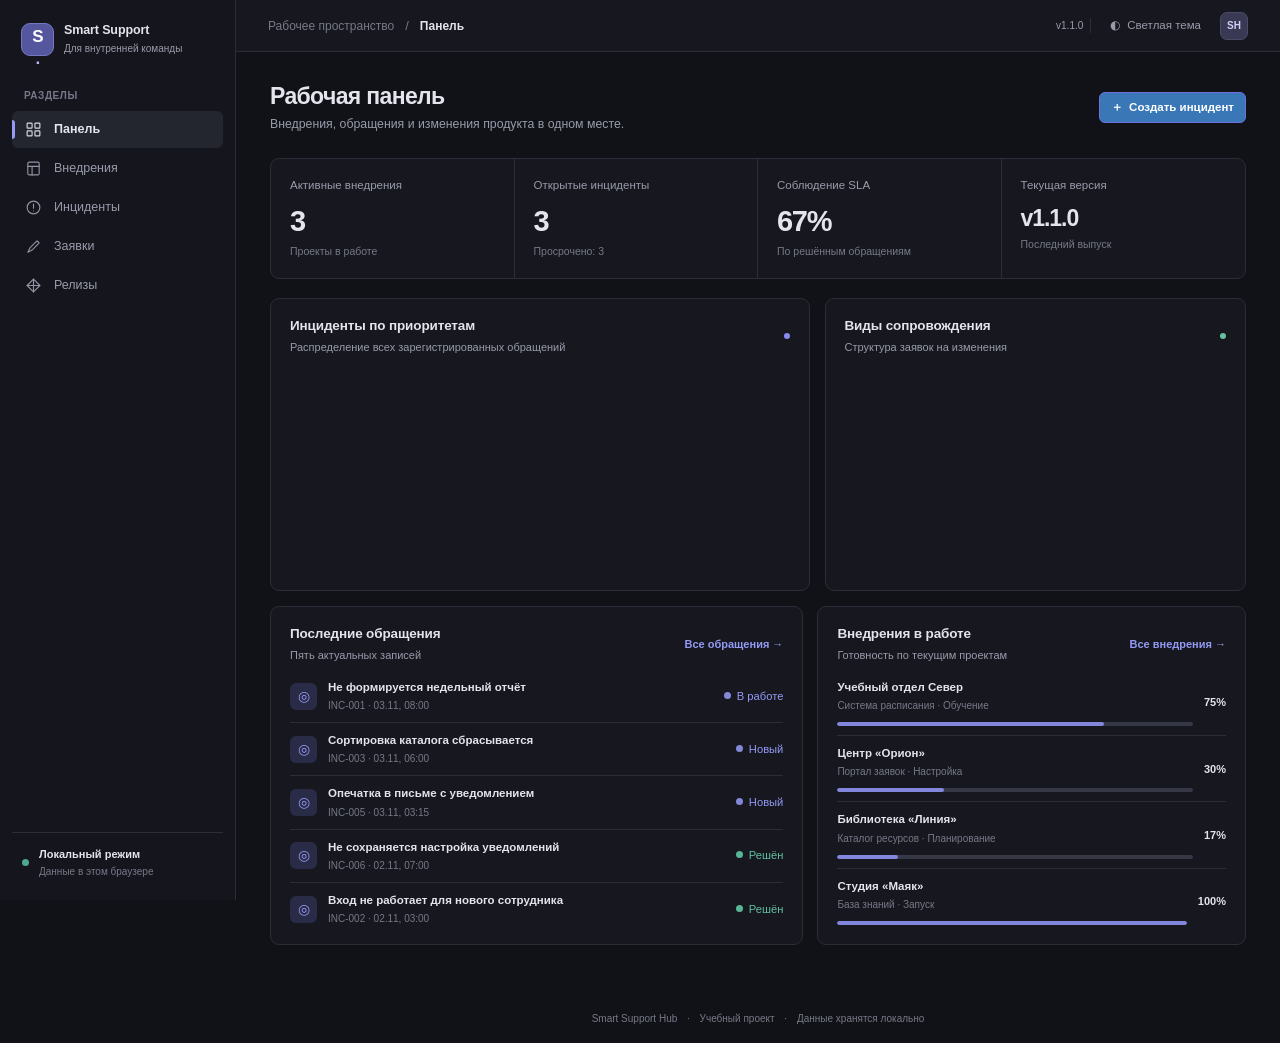
<file: index.html>
<!doctype html>
<html lang="ru"><head><meta charset="utf-8"><meta name="viewport" content="width=device-width,initial-scale=1"><meta name="theme-color" content="#f6f8fb"><meta name="description" content="Smart Support Hub — управление внедрениями, инцидентами, сопровождением и релизами"><link rel="icon" type="image/svg+xml" href="assets/favicon.svg"><title>Панель · Smart Support Hub</title><link rel="stylesheet" href="assets/css/style.css"><link rel="stylesheet" href="assets/css/refinement.css"><link rel="stylesheet" href="assets/css/workspace.css?v=4"></head>
<body data-page="index"><div class="shell"><aside class="sidebar" id="sidebar"><div class="brand"><div class="brand-mark">S<span>·</span></div><div><strong>Smart Support</strong><small>Для внутренней команды</small></div></div><div class="sidebar-section">РАЗДЕЛЫ</div><nav aria-label="Основная навигация"><a class="nav-link active" href="index.html" aria-current="page"><span aria-hidden="true"><svg xmlns="http://www.w3.org/2000/svg" viewBox="0 0 24 24" aria-hidden="true"><rect x="3" y="3" width="7" height="7" rx="1"/><rect x="14" y="3" width="7" height="7" rx="1"/><rect x="3" y="14" width="7" height="7" rx="1"/><rect x="14" y="14" width="7" height="7" rx="1"/></svg></span><span>Панель</span></a><a class="nav-link " href="deployments.html" ><span aria-hidden="true"><svg xmlns="http://www.w3.org/2000/svg" viewBox="0 0 24 24" aria-hidden="true"><rect x="4" y="3" width="16" height="18" rx="2"/><path d="M4 9h16M10 9v12"/></svg></span><span>Внедрения</span></a><a class="nav-link " href="incidents.html" ><span aria-hidden="true"><svg xmlns="http://www.w3.org/2000/svg" viewBox="0 0 24 24" aria-hidden="true"><circle cx="12" cy="12" r="9"/><path d="M12 7v6m0 4h.01"/></svg></span><span>Инциденты</span></a><a class="nav-link " href="maintenance.html" ><span aria-hidden="true"><svg xmlns="http://www.w3.org/2000/svg" viewBox="0 0 24 24" aria-hidden="true"><path d="M14 7l3-3 3 3-3 3m-3-3-7 7-3 6 6-3 7-7"/></svg></span><span>Заявки</span></a><a class="nav-link " href="releases.html" ><span aria-hidden="true"><svg xmlns="http://www.w3.org/2000/svg" viewBox="0 0 24 24" aria-hidden="true"><path d="M12 3l9 9-9 9-9-9z"/><path d="M3 12h18M12 3v18"/></svg></span><span>Релизы</span></a></nav><div class="sidebar-footer"><span class="status-dot"></span><div><strong>Локальный режим</strong><small>Данные в этом браузере</small></div></div></aside><div class="main-column"><header class="topbar"><div class="topbar-left"><button class="icon-button mobile-menu" id="menuToggle" type="button" aria-label="Открыть меню" aria-expanded="false">☰</button><span class="breadcrumb">Рабочее пространство</span><span class="breadcrumb-chevron">/</span><span class="breadcrumb-current">Панель</span></div><div class="topbar-actions"><span class="top-version" id="headerVersion">v1.1.0</span><button class="theme-button" id="themeButton" type="button" title="Сменить тему" aria-label="Сменить тему">◐ <span id="themeText">Тема</span></button><span class="avatar" title="Учебный проект">SH</span></div></header><main class="container" id="main"><section class="welcome"><div><div class="eyebrow">ОБЗОР СИСТЕМЫ</div><h1>Рабочая панель</h1><p>Внедрения, обращения и изменения продукта в одном месте.</p></div><a class="button primary" href="incidents.html#new-incident"><span>＋</span> Создать инцидент</a></section><section class="kpi-grid" aria-label="Ключевые показатели"><div class="kpi"><span>Активные внедрения</span><div id="kpiDeployments" class="kpi-number">—</div><small>Проекты в работе</small></div><div class="kpi"><span>Открытые инциденты</span><div id="kpiIncidents" class="kpi-number">—</div><small id="kpiBreach">С учётом SLA</small></div><div class="kpi"><span>Соблюдение SLA</span><div id="kpiSla" class="kpi-number">—</div><small>По решённым обращениям</small></div><div class="kpi"><span>Текущая версия</span><div id="kpiRelease" class="kpi-number version-number">—</div><small>Последний выпуск</small></div></section><div class="content-grid"><section class="panel chart-panel"><div class="panel-title"><div><h2>Инциденты по приоритетам</h2><p>Распределение всех зарегистрированных обращений</p></div><span class="mini-dot"></span></div><div class="chart-wrap"><canvas id="priorityChart" aria-label="Столбчатая диаграмма по приоритетам" role="img"></canvas></div></section><section class="panel chart-panel"><div class="panel-title"><div><h2>Виды сопровождения</h2><p>Структура заявок на изменения</p></div><span class="mini-dot green"></span></div><div class="chart-wrap"><canvas id="maintenanceChart" aria-label="Кольцевая диаграмма по видам заявок" role="img"></canvas></div></section></div><div class="content-grid below"><section class="panel"><div class="panel-title"><div><h2>Последние обращения</h2><p>Пять актуальных записей</p></div><a class="text-link" href="incidents.html">Все обращения →</a></div><div id="recentIncidents" class="compact-list"></div></section><section class="panel"><div class="panel-title"><div><h2>Внедрения в работе</h2><p>Готовность по текущим проектам</p></div><a class="text-link" href="deployments.html">Все внедрения →</a></div><div id="recentDeployments" class="compact-list"></div></section></div></main><footer class="footer">Smart Support Hub <span>·</span> Учебный проект <span>·</span> Данные хранятся локально</footer></div></div><div id="toast" class="toast" role="status" aria-live="polite"></div><script src="assets/js/data.js" defer></script><script src="assets/js/storage.js" defer></script><script src="assets/js/app.js" defer></script><script src="assets/js/chart.umd.min.js" defer></script><script src="assets/js/dashboard.js" defer></script></body></html>
</file>
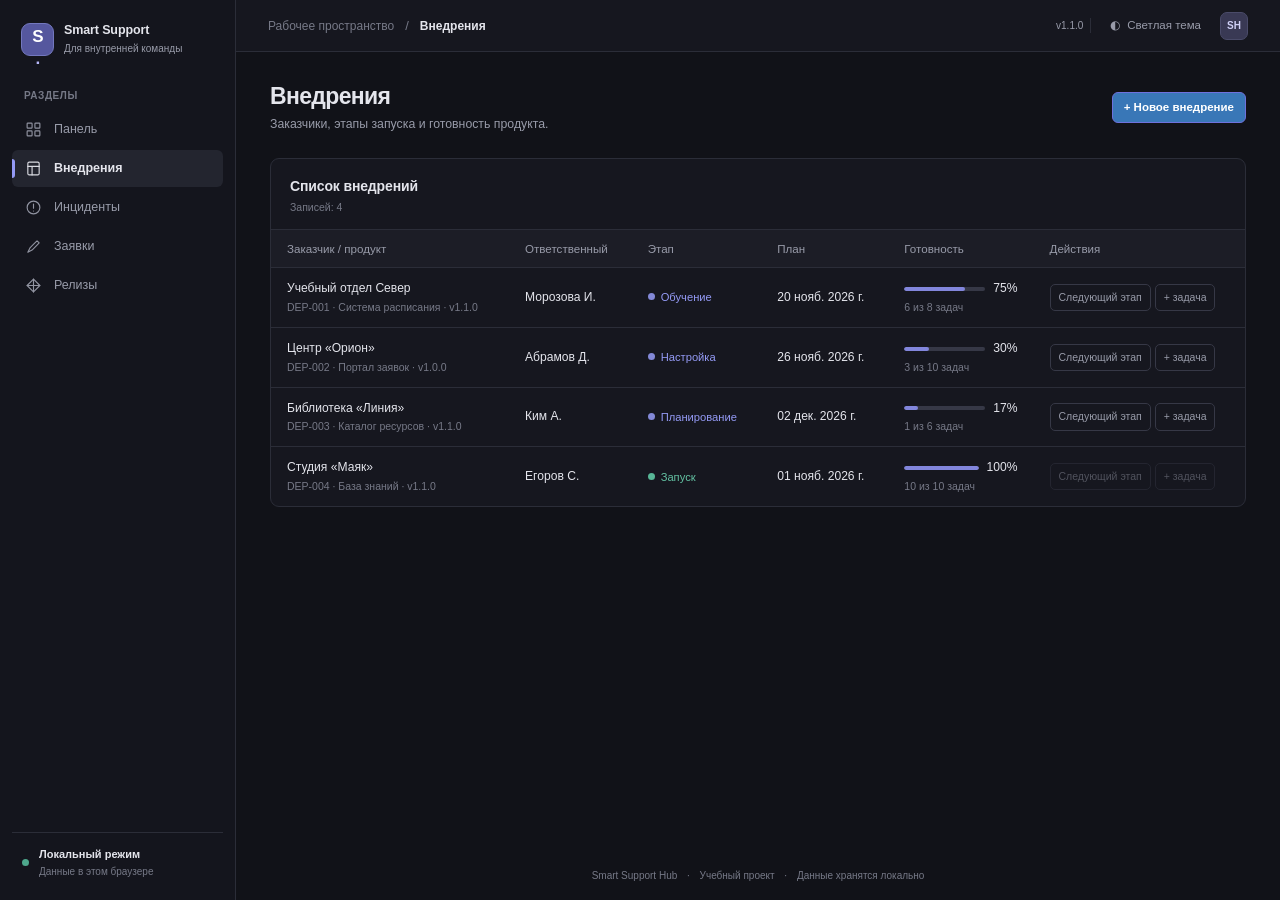
<file: deployments.html>
<!doctype html>
<html lang="ru"><head><meta charset="utf-8"><meta name="viewport" content="width=device-width,initial-scale=1"><meta name="theme-color" content="#f6f8fb"><meta name="description" content="Smart Support Hub — управление внедрениями, инцидентами, сопровождением и релизами"><link rel="icon" type="image/svg+xml" href="assets/favicon.svg"><title>Внедрения · Smart Support Hub</title><link rel="stylesheet" href="assets/css/style.css"><link rel="stylesheet" href="assets/css/refinement.css"><link rel="stylesheet" href="assets/css/workspace.css?v=4"></head>
<body data-page="deployments"><div class="shell"><aside class="sidebar" id="sidebar"><div class="brand"><div class="brand-mark">S<span>·</span></div><div><strong>Smart Support</strong><small>Для внутренней команды</small></div></div><div class="sidebar-section">РАЗДЕЛЫ</div><nav aria-label="Основная навигация"><a class="nav-link " href="index.html" ><span aria-hidden="true"><svg xmlns="http://www.w3.org/2000/svg" viewBox="0 0 24 24" aria-hidden="true"><rect x="3" y="3" width="7" height="7" rx="1"/><rect x="14" y="3" width="7" height="7" rx="1"/><rect x="3" y="14" width="7" height="7" rx="1"/><rect x="14" y="14" width="7" height="7" rx="1"/></svg></span><span>Панель</span></a><a class="nav-link active" href="deployments.html" aria-current="page"><span aria-hidden="true"><svg xmlns="http://www.w3.org/2000/svg" viewBox="0 0 24 24" aria-hidden="true"><rect x="4" y="3" width="16" height="18" rx="2"/><path d="M4 9h16M10 9v12"/></svg></span><span>Внедрения</span></a><a class="nav-link " href="incidents.html" ><span aria-hidden="true"><svg xmlns="http://www.w3.org/2000/svg" viewBox="0 0 24 24" aria-hidden="true"><circle cx="12" cy="12" r="9"/><path d="M12 7v6m0 4h.01"/></svg></span><span>Инциденты</span></a><a class="nav-link " href="maintenance.html" ><span aria-hidden="true"><svg xmlns="http://www.w3.org/2000/svg" viewBox="0 0 24 24" aria-hidden="true"><path d="M14 7l3-3 3 3-3 3m-3-3-7 7-3 6 6-3 7-7"/></svg></span><span>Заявки</span></a><a class="nav-link " href="releases.html" ><span aria-hidden="true"><svg xmlns="http://www.w3.org/2000/svg" viewBox="0 0 24 24" aria-hidden="true"><path d="M12 3l9 9-9 9-9-9z"/><path d="M3 12h18M12 3v18"/></svg></span><span>Релизы</span></a></nav><div class="sidebar-footer"><span class="status-dot"></span><div><strong>Локальный режим</strong><small>Данные в этом браузере</small></div></div></aside><div class="main-column"><header class="topbar"><div class="topbar-left"><button class="icon-button mobile-menu" id="menuToggle" type="button" aria-label="Открыть меню" aria-expanded="false">☰</button><span class="breadcrumb">Рабочее пространство</span><span class="breadcrumb-chevron">/</span><span class="breadcrumb-current">Внедрения</span></div><div class="topbar-actions"><span class="top-version" id="headerVersion">v1.1.0</span><button class="theme-button" id="themeButton" type="button" title="Сменить тему" aria-label="Сменить тему">◐ <span id="themeText">Тема</span></button><span class="avatar" title="Учебный проект">SH</span></div></header><main class="container" id="main"><section class="page-heading"><div><div class="eyebrow">ВНЕДРЕНИЕ</div><h1>Внедрения</h1><p>Заказчики, этапы запуска и готовность продукта.</p></div><a href="#new-deployment" class="button primary">+ Новое внедрение</a></section><dialog class="panel form-panel entry-dialog" id="new-deployment"><button class="dialog-close" type="button" aria-label="Закрыть форму">×</button><div class="panel-title"><div><h2>Добавить внедрение</h2><p>Укажите заказчика и планируемый объём работ.</p></div></div><form id="deploymentForm" class="form-grid"><label>Заказчик <input name="client" required maxlength="100" placeholder="Например, Учебный отдел"></label><label>Продукт <input name="product" required maxlength="100" placeholder="Например, Портал заявок"></label><label>Версия <input name="version" required value="v1.1.0" pattern="v?[0-9]+\.[0-9]+\.[0-9]+"></label><label>Ответственный <input name="owner" required maxlength="80" placeholder="Фамилия И."></label><label>Этап <select name="stage"><option value="planning">Планирование</option><option value="setup">Настройка</option><option value="training">Обучение</option><option value="production">Запуск</option></select></label><label>Плановая дата <input name="plannedDate" type="date" required></label><label>Выполнено задач <input name="done" type="number" min="0" value="0" required></label><label>Всего задач <input name="total" type="number" min="1" value="4" required></label><div class="form-actions"><button class="button primary" type="submit">Добавить запись</button><span id="deploymentError" class="field-error" role="alert"></span></div></form></dialog><section class="panel table-panel"><div class="panel-title"><div><h2>Список внедрений</h2><p id="deploymentCount">Загрузка записей…</p></div></div><div class="table-wrap"><table><thead><tr><th>Заказчик / продукт</th><th>Ответственный</th><th>Этап</th><th>План</th><th>Готовность</th><th>Действия</th></tr></thead><tbody id="deploymentTable"></tbody></table></div></section></main><footer class="footer">Smart Support Hub <span>·</span> Учебный проект <span>·</span> Данные хранятся локально</footer></div></div><div id="toast" class="toast" role="status" aria-live="polite"></div><script src="assets/js/data.js" defer></script><script src="assets/js/storage.js" defer></script><script src="assets/js/app.js" defer></script><script src="assets/js/deployments.js" defer></script><script src="assets/js/dialogs.js" defer></script></body></html>
</file>
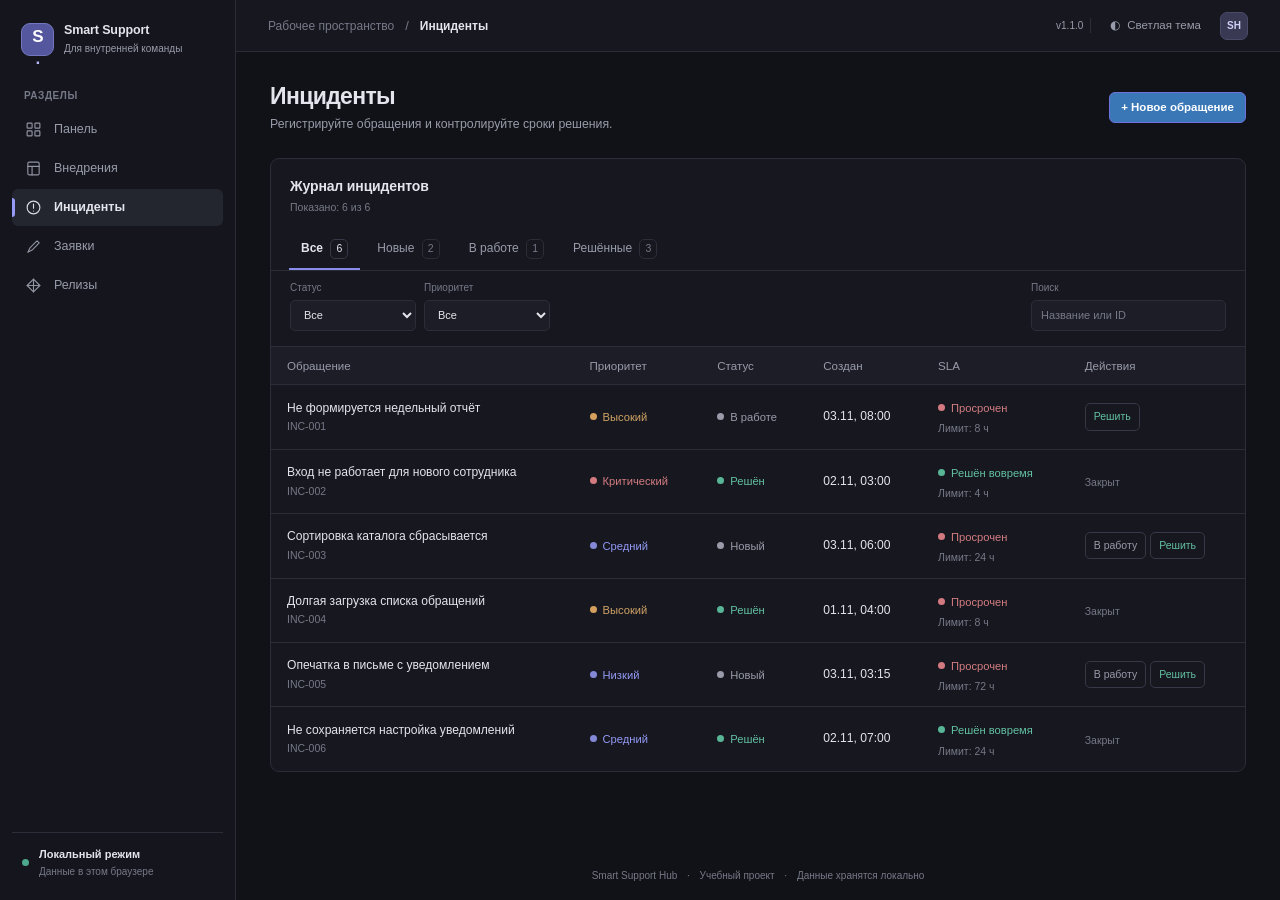
<file: incidents.html>
<!doctype html>
<html lang="ru"><head><meta charset="utf-8"><meta name="viewport" content="width=device-width,initial-scale=1"><meta name="theme-color" content="#f6f8fb"><meta name="description" content="Smart Support Hub — управление внедрениями, инцидентами, сопровождением и релизами"><link rel="icon" type="image/svg+xml" href="assets/favicon.svg"><title>Инциденты · Smart Support Hub</title><link rel="stylesheet" href="assets/css/style.css"><link rel="stylesheet" href="assets/css/refinement.css"><link rel="stylesheet" href="assets/css/workspace.css?v=4"></head>
<body data-page="incidents"><div class="shell"><aside class="sidebar" id="sidebar"><div class="brand"><div class="brand-mark">S<span>·</span></div><div><strong>Smart Support</strong><small>Для внутренней команды</small></div></div><div class="sidebar-section">РАЗДЕЛЫ</div><nav aria-label="Основная навигация"><a class="nav-link " href="index.html" ><span aria-hidden="true"><svg xmlns="http://www.w3.org/2000/svg" viewBox="0 0 24 24" aria-hidden="true"><rect x="3" y="3" width="7" height="7" rx="1"/><rect x="14" y="3" width="7" height="7" rx="1"/><rect x="3" y="14" width="7" height="7" rx="1"/><rect x="14" y="14" width="7" height="7" rx="1"/></svg></span><span>Панель</span></a><a class="nav-link " href="deployments.html" ><span aria-hidden="true"><svg xmlns="http://www.w3.org/2000/svg" viewBox="0 0 24 24" aria-hidden="true"><rect x="4" y="3" width="16" height="18" rx="2"/><path d="M4 9h16M10 9v12"/></svg></span><span>Внедрения</span></a><a class="nav-link active" href="incidents.html" aria-current="page"><span aria-hidden="true"><svg xmlns="http://www.w3.org/2000/svg" viewBox="0 0 24 24" aria-hidden="true"><circle cx="12" cy="12" r="9"/><path d="M12 7v6m0 4h.01"/></svg></span><span>Инциденты</span></a><a class="nav-link " href="maintenance.html" ><span aria-hidden="true"><svg xmlns="http://www.w3.org/2000/svg" viewBox="0 0 24 24" aria-hidden="true"><path d="M14 7l3-3 3 3-3 3m-3-3-7 7-3 6 6-3 7-7"/></svg></span><span>Заявки</span></a><a class="nav-link " href="releases.html" ><span aria-hidden="true"><svg xmlns="http://www.w3.org/2000/svg" viewBox="0 0 24 24" aria-hidden="true"><path d="M12 3l9 9-9 9-9-9z"/><path d="M3 12h18M12 3v18"/></svg></span><span>Релизы</span></a></nav><div class="sidebar-footer"><span class="status-dot"></span><div><strong>Локальный режим</strong><small>Данные в этом браузере</small></div></div></aside><div class="main-column"><header class="topbar"><div class="topbar-left"><button class="icon-button mobile-menu" id="menuToggle" type="button" aria-label="Открыть меню" aria-expanded="false">☰</button><span class="breadcrumb">Рабочее пространство</span><span class="breadcrumb-chevron">/</span><span class="breadcrumb-current">Инциденты</span></div><div class="topbar-actions"><span class="top-version" id="headerVersion">v1.1.0</span><button class="theme-button" id="themeButton" type="button" title="Сменить тему" aria-label="Сменить тему">◐ <span id="themeText">Тема</span></button><span class="avatar" title="Учебный проект">SH</span></div></header><main class="container" id="main"><section class="page-heading"><div><div class="eyebrow">ЭКСПЛУАТАЦИЯ</div><h1>Инциденты</h1><p>Регистрируйте обращения и контролируйте сроки решения.</p></div><a href="#new-incident" class="button primary">+ Новое обращение</a></section><dialog class="panel form-panel entry-dialog" id="new-incident"><button class="dialog-close" type="button" aria-label="Закрыть форму">×</button><div class="panel-title"><div><h2>Зарегистрировать инцидент</h2><p>Срок SLA рассчитается автоматически из приоритета.</p></div></div><form id="incidentForm" class="form-grid"><label class="wide">Название обращения <input id="incidentTitle" name="title" maxlength="160" placeholder="Кратко опишите проблему" aria-describedby="incidentError"></label><label>Приоритет <select name="priority"><option value="critical">Критический · 4 ч</option><option value="high">Высокий · 8 ч</option><option value="medium" selected>Средний · 24 ч</option><option value="low">Низкий · 72 ч</option></select></label><div class="form-actions"><button class="button primary" type="submit">Зарегистрировать</button><span id="incidentError" class="field-error" role="alert"></span></div></form></dialog><section class="panel table-panel"><div class="panel-title"><div><h2>Журнал инцидентов</h2><p id="incidentCount">Загрузка записей…</p></div></div><div class="view-switch" role="group" aria-label="Быстрый фильтр обращений"><button class="active" type="button" data-quick-status="all" aria-pressed="true">Все <span class="view-counter"></span></button><button type="button" data-quick-status="new" aria-pressed="false">Новые <span class="view-counter"></span></button><button type="button" data-quick-status="in_progress" aria-pressed="false">В работе <span class="view-counter"></span></button><button type="button" data-quick-status="resolved" aria-pressed="false">Решённые <span class="view-counter"></span></button></div><div class="filters"><label>Статус <select id="statusFilter"><option value="all">Все</option><option value="new">Новый</option><option value="in_progress">В работе</option><option value="resolved">Решён</option></select></label><label>Приоритет <select id="priorityFilter"><option value="all">Все</option><option value="critical">Критический</option><option value="high">Высокий</option><option value="medium">Средний</option><option value="low">Низкий</option></select></label><label>Поиск <input id="incidentSearch" type="search" placeholder="Название или ID"></label></div><div class="table-wrap"><table><thead><tr><th>Обращение</th><th>Приоритет</th><th>Статус</th><th>Создан</th><th>SLA</th><th>Действия</th></tr></thead><tbody id="incidentTable"></tbody></table></div></section></main><footer class="footer">Smart Support Hub <span>·</span> Учебный проект <span>·</span> Данные хранятся локально</footer></div></div><div id="toast" class="toast" role="status" aria-live="polite"></div><script src="assets/js/data.js" defer></script><script src="assets/js/storage.js" defer></script><script src="assets/js/app.js" defer></script><script src="assets/js/incidents.js" defer></script><script src="assets/js/dialogs.js" defer></script><script src="assets/js/workspace.js?v=3" defer></script></body></html>
</file>
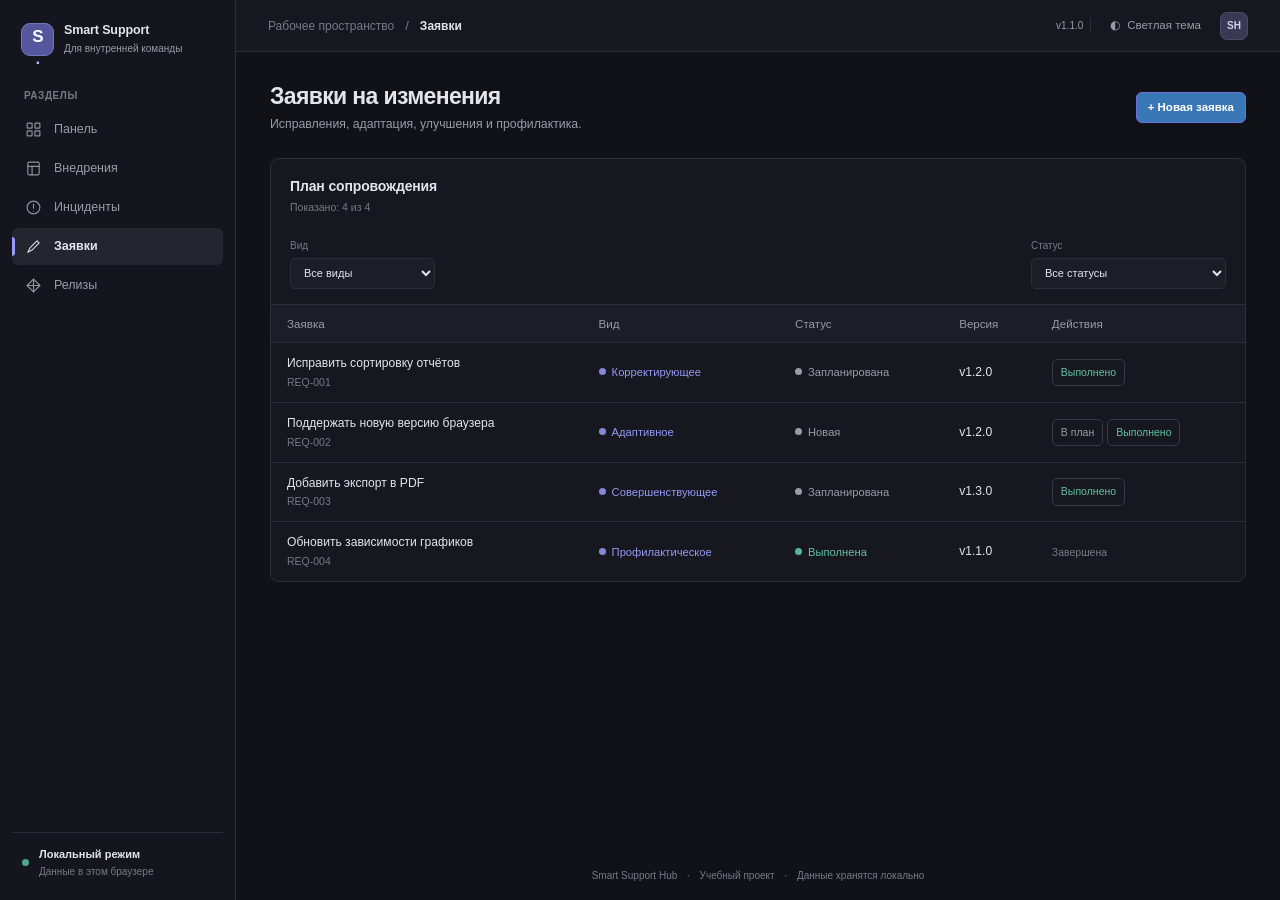
<file: maintenance.html>
<!doctype html>
<html lang="ru"><head><meta charset="utf-8"><meta name="viewport" content="width=device-width,initial-scale=1"><meta name="theme-color" content="#f6f8fb"><meta name="description" content="Smart Support Hub — управление внедрениями, инцидентами, сопровождением и релизами"><link rel="icon" type="image/svg+xml" href="assets/favicon.svg"><title>Заявки · Smart Support Hub</title><link rel="stylesheet" href="assets/css/style.css"><link rel="stylesheet" href="assets/css/refinement.css"><link rel="stylesheet" href="assets/css/workspace.css?v=4"></head>
<body data-page="maintenance"><div class="shell"><aside class="sidebar" id="sidebar"><div class="brand"><div class="brand-mark">S<span>·</span></div><div><strong>Smart Support</strong><small>Для внутренней команды</small></div></div><div class="sidebar-section">РАЗДЕЛЫ</div><nav aria-label="Основная навигация"><a class="nav-link " href="index.html" ><span aria-hidden="true"><svg xmlns="http://www.w3.org/2000/svg" viewBox="0 0 24 24" aria-hidden="true"><rect x="3" y="3" width="7" height="7" rx="1"/><rect x="14" y="3" width="7" height="7" rx="1"/><rect x="3" y="14" width="7" height="7" rx="1"/><rect x="14" y="14" width="7" height="7" rx="1"/></svg></span><span>Панель</span></a><a class="nav-link " href="deployments.html" ><span aria-hidden="true"><svg xmlns="http://www.w3.org/2000/svg" viewBox="0 0 24 24" aria-hidden="true"><rect x="4" y="3" width="16" height="18" rx="2"/><path d="M4 9h16M10 9v12"/></svg></span><span>Внедрения</span></a><a class="nav-link " href="incidents.html" ><span aria-hidden="true"><svg xmlns="http://www.w3.org/2000/svg" viewBox="0 0 24 24" aria-hidden="true"><circle cx="12" cy="12" r="9"/><path d="M12 7v6m0 4h.01"/></svg></span><span>Инциденты</span></a><a class="nav-link active" href="maintenance.html" aria-current="page"><span aria-hidden="true"><svg xmlns="http://www.w3.org/2000/svg" viewBox="0 0 24 24" aria-hidden="true"><path d="M14 7l3-3 3 3-3 3m-3-3-7 7-3 6 6-3 7-7"/></svg></span><span>Заявки</span></a><a class="nav-link " href="releases.html" ><span aria-hidden="true"><svg xmlns="http://www.w3.org/2000/svg" viewBox="0 0 24 24" aria-hidden="true"><path d="M12 3l9 9-9 9-9-9z"/><path d="M3 12h18M12 3v18"/></svg></span><span>Релизы</span></a></nav><div class="sidebar-footer"><span class="status-dot"></span><div><strong>Локальный режим</strong><small>Данные в этом браузере</small></div></div></aside><div class="main-column"><header class="topbar"><div class="topbar-left"><button class="icon-button mobile-menu" id="menuToggle" type="button" aria-label="Открыть меню" aria-expanded="false">☰</button><span class="breadcrumb">Рабочее пространство</span><span class="breadcrumb-chevron">/</span><span class="breadcrumb-current">Заявки</span></div><div class="topbar-actions"><span class="top-version" id="headerVersion">v1.1.0</span><button class="theme-button" id="themeButton" type="button" title="Сменить тему" aria-label="Сменить тему">◐ <span id="themeText">Тема</span></button><span class="avatar" title="Учебный проект">SH</span></div></header><main class="container" id="main"><section class="page-heading"><div><div class="eyebrow">СОПРОВОЖДЕНИЕ</div><h1>Заявки на изменения</h1><p>Исправления, адаптация, улучшения и профилактика.</p></div><a href="#new-request" class="button primary">+ Новая заявка</a></section><dialog class="panel form-panel entry-dialog" id="new-request"><button class="dialog-close" type="button" aria-label="Закрыть форму">×</button><div class="panel-title"><div><h2>Создать заявку</h2><p>Привяжите изменение к запланированной версии.</p></div></div><form id="requestForm" class="form-grid"><label class="wide">Название задачи <input name="title" required maxlength="160" placeholder="Что нужно изменить?"></label><label>Вид сопровождения <select name="type"><option value="corrective">Корректирующее</option><option value="adaptive">Адаптивное</option><option value="perfective">Совершенствующее</option><option value="preventive">Профилактическое</option></select></label><label>Целевая версия <input name="targetVersion" required value="v1.2.0" pattern="v?[0-9]+\.[0-9]+\.[0-9]+"></label><div class="form-actions"><button class="button primary" type="submit">Добавить заявку</button><span id="requestError" class="field-error" role="alert"></span></div></form></dialog><section class="panel table-panel"><div class="panel-title"><div><h2>План сопровождения</h2><p id="requestCount">Загрузка записей…</p></div></div><div class="filters"><label>Вид <select id="typeFilter"><option value="all">Все виды</option><option value="corrective">Корректирующее</option><option value="adaptive">Адаптивное</option><option value="perfective">Совершенствующее</option><option value="preventive">Профилактическое</option></select></label><label>Статус <select id="requestStatusFilter"><option value="all">Все статусы</option><option value="new">Новая</option><option value="planned">Запланирована</option><option value="done">Выполнена</option></select></label></div><div class="table-wrap"><table><thead><tr><th>Заявка</th><th>Вид</th><th>Статус</th><th>Версия</th><th>Действия</th></tr></thead><tbody id="requestTable"></tbody></table></div></section></main><footer class="footer">Smart Support Hub <span>·</span> Учебный проект <span>·</span> Данные хранятся локально</footer></div></div><div id="toast" class="toast" role="status" aria-live="polite"></div><script src="assets/js/data.js" defer></script><script src="assets/js/storage.js" defer></script><script src="assets/js/app.js" defer></script><script src="assets/js/maintenance.js" defer></script><script src="assets/js/dialogs.js" defer></script></body></html>
</file>
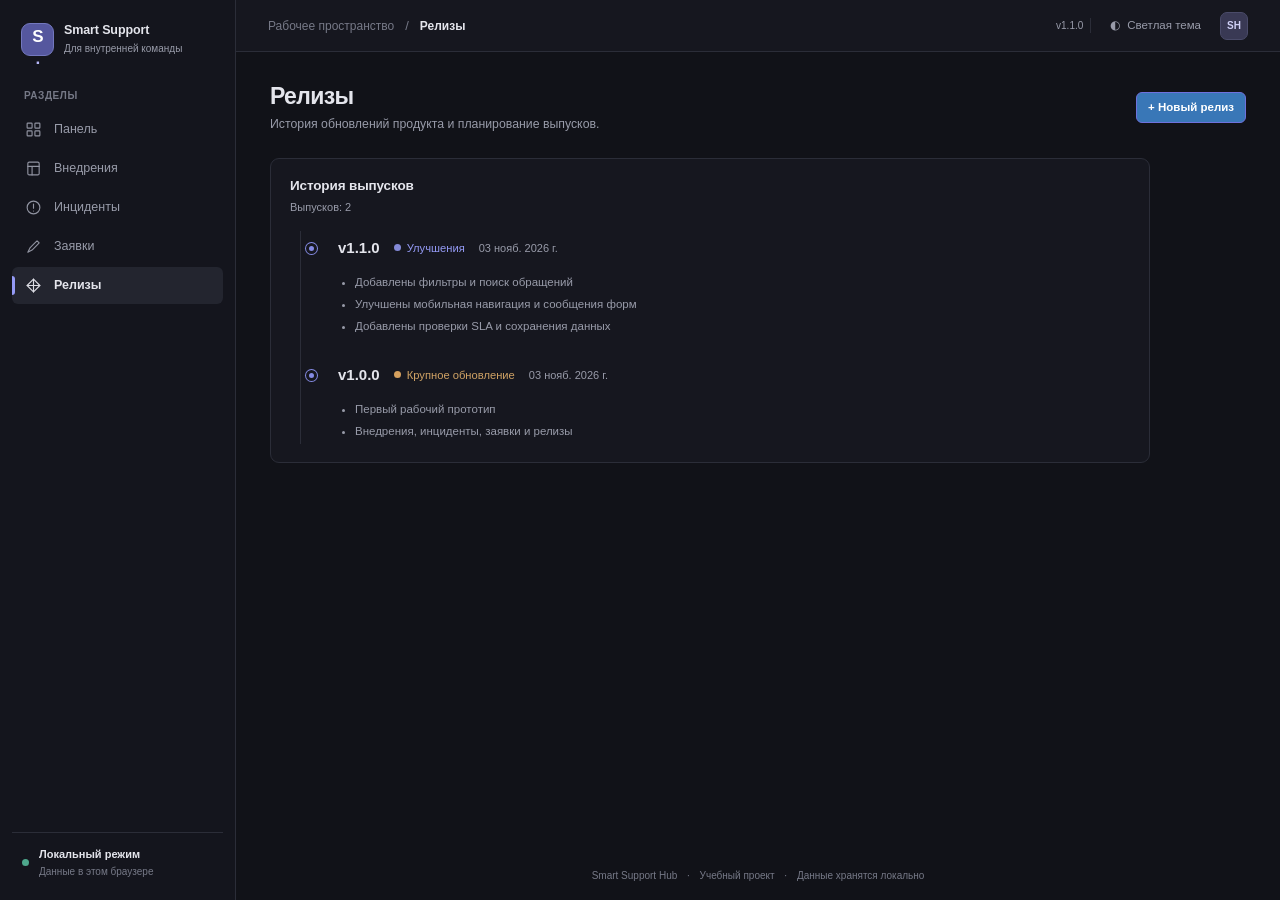
<file: releases.html>
<!doctype html>
<html lang="ru"><head><meta charset="utf-8"><meta name="viewport" content="width=device-width,initial-scale=1"><meta name="theme-color" content="#f6f8fb"><meta name="description" content="Smart Support Hub — управление внедрениями, инцидентами, сопровождением и релизами"><link rel="icon" type="image/svg+xml" href="assets/favicon.svg"><title>Релизы · Smart Support Hub</title><link rel="stylesheet" href="assets/css/style.css"><link rel="stylesheet" href="assets/css/refinement.css"><link rel="stylesheet" href="assets/css/workspace.css?v=4"></head>
<body data-page="releases"><div class="shell"><aside class="sidebar" id="sidebar"><div class="brand"><div class="brand-mark">S<span>·</span></div><div><strong>Smart Support</strong><small>Для внутренней команды</small></div></div><div class="sidebar-section">РАЗДЕЛЫ</div><nav aria-label="Основная навигация"><a class="nav-link " href="index.html" ><span aria-hidden="true"><svg xmlns="http://www.w3.org/2000/svg" viewBox="0 0 24 24" aria-hidden="true"><rect x="3" y="3" width="7" height="7" rx="1"/><rect x="14" y="3" width="7" height="7" rx="1"/><rect x="3" y="14" width="7" height="7" rx="1"/><rect x="14" y="14" width="7" height="7" rx="1"/></svg></span><span>Панель</span></a><a class="nav-link " href="deployments.html" ><span aria-hidden="true"><svg xmlns="http://www.w3.org/2000/svg" viewBox="0 0 24 24" aria-hidden="true"><rect x="4" y="3" width="16" height="18" rx="2"/><path d="M4 9h16M10 9v12"/></svg></span><span>Внедрения</span></a><a class="nav-link " href="incidents.html" ><span aria-hidden="true"><svg xmlns="http://www.w3.org/2000/svg" viewBox="0 0 24 24" aria-hidden="true"><circle cx="12" cy="12" r="9"/><path d="M12 7v6m0 4h.01"/></svg></span><span>Инциденты</span></a><a class="nav-link " href="maintenance.html" ><span aria-hidden="true"><svg xmlns="http://www.w3.org/2000/svg" viewBox="0 0 24 24" aria-hidden="true"><path d="M14 7l3-3 3 3-3 3m-3-3-7 7-3 6 6-3 7-7"/></svg></span><span>Заявки</span></a><a class="nav-link active" href="releases.html" aria-current="page"><span aria-hidden="true"><svg xmlns="http://www.w3.org/2000/svg" viewBox="0 0 24 24" aria-hidden="true"><path d="M12 3l9 9-9 9-9-9z"/><path d="M3 12h18M12 3v18"/></svg></span><span>Релизы</span></a></nav><div class="sidebar-footer"><span class="status-dot"></span><div><strong>Локальный режим</strong><small>Данные в этом браузере</small></div></div></aside><div class="main-column"><header class="topbar"><div class="topbar-left"><button class="icon-button mobile-menu" id="menuToggle" type="button" aria-label="Открыть меню" aria-expanded="false">☰</button><span class="breadcrumb">Рабочее пространство</span><span class="breadcrumb-chevron">/</span><span class="breadcrumb-current">Релизы</span></div><div class="topbar-actions"><span class="top-version" id="headerVersion">v1.1.0</span><button class="theme-button" id="themeButton" type="button" title="Сменить тему" aria-label="Сменить тему">◐ <span id="themeText">Тема</span></button><span class="avatar" title="Учебный проект">SH</span></div></header><main class="container" id="main"><section class="page-heading"><div><div class="eyebrow">УПРАВЛЕНИЕ ВЕРСИЯМИ</div><h1>Релизы</h1><p>История обновлений продукта и планирование выпусков.</p></div><a href="#new-release" class="button primary">+ Новый релиз</a></section><dialog class="panel form-panel entry-dialog" id="new-release"><button class="dialog-close" type="button" aria-label="Закрыть форму">×</button><div class="panel-title"><div><h2>Подготовить выпуск</h2><p>Номер рассчитывается по правилам семантического версионирования.</p></div></div><form id="releaseForm" class="form-grid"><label>Тип изменения <select id="releaseLevel" name="level"><option value="patch">Patch · исправления</option><option value="minor">Minor · новая функция</option><option value="major">Major · несовместимые изменения</option></select></label><label>Дата выпуска <input name="date" id="releaseDate" type="date" required></label><label class="wide">Изменения (по одному на строке) <textarea name="changes" rows="4" required placeholder="Исправлено открытие отчёта&#10;Добавлен фильтр"></textarea></label><div class="version-preview">Следующая версия: <strong id="nextVersion">—</strong></div><div class="form-actions"><button class="button primary" type="submit">Сохранить релиз</button><span id="releaseError" class="field-error" role="alert"></span></div></form></dialog><section class="panel releases-panel"><div class="panel-title"><div><h2>История выпусков</h2><p id="releaseCount">Загрузка записей…</p></div></div><div id="releaseList" class="release-list"></div></section></main><footer class="footer">Smart Support Hub <span>·</span> Учебный проект <span>·</span> Данные хранятся локально</footer></div></div><div id="toast" class="toast" role="status" aria-live="polite"></div><script src="assets/js/data.js" defer></script><script src="assets/js/storage.js" defer></script><script src="assets/js/app.js" defer></script><script src="assets/js/releases.js" defer></script><script src="assets/js/dialogs.js" defer></script></body></html>
</file>
<file: assets/css/style.css>
:root{font-family:Inter,Segoe UI,Arial,sans-serif;font-size:14px;color-scheme:light;--bg:#f5f7fa;--surface:#fff;--surface-alt:#f9fbfd;--ink:#17263b;--muted:#7a8798;--line:#e6ebf1;--blue:#3479db;--blue-light:#e8f1ff;--green:#259c76;--sidebar:#18283f;--sidebar2:#233752;--shadow:0 6px 24px rgba(17,38,64,.035)}
:root[data-theme=dark]{color-scheme:dark;--bg:#101b2c;--surface:#19283b;--surface-alt:#203149;--ink:#edf3fa;--muted:#a3b3c7;--line:#32455b;--blue:#7eaefd;--blue-light:#223d60;--green:#62c9a7;--sidebar:#101c2d;--sidebar2:#22334b;--shadow:none}
*{box-sizing:border-box}html{scroll-behavior:smooth}body{margin:0;background:var(--bg);color:var(--ink);line-height:1.55}button,input,select,textarea{font:inherit}button,a{ -webkit-tap-highlight-color:transparent}button{cursor:pointer}a{color:inherit;text-decoration:none}button:disabled{opacity:.45;cursor:not-allowed}:focus-visible{outline:3px solid #82b4fb;outline-offset:2px}
.shell{display:grid;grid-template-columns:246px minmax(0,1fr);min-height:100vh}.sidebar{background:var(--sidebar);color:#dbe7f5;display:flex;flex-direction:column;padding:27px 15px;position:sticky;top:0;height:100vh;z-index:10}.brand{display:flex;align-items:center;gap:11px;padding:1px 9px 35px}.brand-mark{background:#3782ed;color:#fff;border-radius:12px;width:42px;height:42px;display:grid;place-items:center;font-size:24px;font-weight:800;letter-spacing:-.1em}.brand-mark span{color:#8ff0d3}.brand strong{display:block;font-size:15px;letter-spacing:-.03em}.brand small{display:block;color:#93a9c3;font-size:9px;font-weight:700;letter-spacing:.19em;margin-top:2px}.sidebar-section{font-size:10px;color:#8098b3;font-weight:700;letter-spacing:.16em;padding:0 13px;margin-bottom:12px}.sidebar nav{display:grid;gap:5px}.nav-link{display:flex;align-items:center;gap:12px;padding:12px 13px;border-radius:10px;color:#aec2d8;font-weight:600;transition:background .2s,color .2s}.nav-link>span:first-child{font-size:19px;line-height:1;width:24px;text-align:center;opacity:.9}.nav-link:hover{background:var(--sidebar2);color:white}.nav-link.active{background:#31527d;color:white}.sidebar-footer{margin-top:auto;padding:16px 11px 4px;display:flex;gap:10px;align-items:center;border-top:1px solid #33455f}.sidebar-footer strong,.sidebar-footer small{display:block}.sidebar-footer strong{font-size:12px}.sidebar-footer small{font-size:11px;color:#93a9c3}.status-dot{width:8px;height:8px;border-radius:50%;background:#5cd9a8;flex-shrink:0}
.main-column{min-width:0;display:flex;flex-direction:column}.topbar{height:74px;min-height:74px;background:var(--surface);border-bottom:1px solid var(--line);display:flex;align-items:center;justify-content:space-between;padding:0 clamp(20px,3.2vw,48px);gap:14px}.topbar-left,.topbar-actions{display:flex;align-items:center;gap:13px}.breadcrumb{color:var(--muted);font-size:12px}.breadcrumb-chevron{color:#b5bfc9}.breadcrumb-current{font-weight:700;font-size:12px}.top-version{border:1px solid var(--line);border-radius:20px;padding:5px 10px;font-size:11px;font-weight:700;color:var(--muted)}.theme-button{border:1px solid var(--line);color:var(--ink);background:var(--surface);border-radius:8px;padding:8px 11px;display:flex;align-items:center;gap:7px}.avatar{width:31px;height:31px;border-radius:50%;background:#e1efff;color:#2967c6;display:grid;place-items:center;font-size:11px;font-weight:800}.mobile-menu{display:none;background:transparent;color:var(--ink);border:none;font-size:20px}
.container{width:min(1380px,100%);margin:0 auto;padding:38px clamp(20px,3.2vw,48px) 65px;flex:1}.eyebrow{font-size:10px;font-weight:800;letter-spacing:.17em;color:var(--blue);margin-bottom:8px}h1{font-size:clamp(26px,3.2vw,34px);letter-spacing:-.05em;margin:0 0 8px;line-height:1.25;font-weight:800}h2{font-size:16px;line-height:1.3;letter-spacing:-.02em;margin:0;font-weight:800}.welcome,.page-heading{display:flex;justify-content:space-between;align-items:center;gap:15px;margin-bottom:27px}.welcome p,.page-heading p,.panel-title p{margin:0;color:var(--muted)}.welcome p,.page-heading p{font-size:13px}.button{border:1px solid transparent;border-radius:9px;padding:11px 15px;font-weight:700;font-size:12px;display:inline-flex;align-items:center;gap:8px;justify-content:center;white-space:nowrap}.button.primary{color:#fff;background:#3479db}.button.primary:hover{background:#2668c7}.button.secondary{color:var(--ink);background:var(--surface);border-color:var(--line)}
.kpi-grid{display:grid;grid-template-columns:repeat(4,minmax(0,1fr));gap:16px;margin-bottom:20px}.kpi,.panel{border:1px solid var(--line);background:var(--surface);border-radius:13px;box-shadow:var(--shadow)}.kpi{padding:22px 21px 18px;min-width:0}.kpi>span{color:var(--muted);font-size:12px;font-weight:600}.kpi-number{font-size:34px;letter-spacing:-.06em;font-weight:800;margin-top:14px;margin-bottom:4px;line-height:1.25}.kpi-number.version-number{font-size:27px}.kpi small{color:var(--muted);font-size:11px}.content-grid{display:grid;grid-template-columns:1.25fr 1fr;gap:18px;margin-bottom:18px}.content-grid.below{grid-template-columns:1.1fr .9fr}.panel{padding:23px 24px;min-width:0}.panel-title{display:flex;align-items:flex-start;justify-content:space-between;gap:16px;margin-bottom:20px}.panel-title p{font-size:11px;margin-top:5px}.chart-panel{min-height:337px}.chart-wrap{height:247px;position:relative}.mini-dot{height:9px;width:9px;border-radius:50%;background:#4c8ce7;flex-shrink:0;margin-top:4px}.mini-dot.green{background:#51c4a5}.text-link{color:var(--blue);font-size:11px;font-weight:700;white-space:nowrap}.compact-item{display:flex;align-items:center;gap:11px;padding:12px 0;border-top:1px solid var(--line)}.compact-item:first-child{border-top:none;padding-top:0}.compact-item:last-child{padding-bottom:0}.compact-icon{width:35px;height:35px;border-radius:9px;background:var(--blue-light);color:var(--blue);display:grid;place-items:center;font-size:19px;flex-shrink:0}.compact-main{min-width:0;flex:1}.compact-main strong,.compact-main small{display:block}.compact-main strong{font-size:12px;font-weight:700;overflow:hidden;text-overflow:ellipsis;white-space:nowrap}.compact-main small{font-size:10px;color:var(--muted);margin-top:2px}.dep-item>strong{font-size:12px}.progress{display:block;height:7px;width:100%;background:var(--line);border-radius:12px;overflow:hidden}.progress>span{display:block;height:100%;background:#448ce7;border-radius:12px}.compact-item .progress{margin-top:9px}.pill{display:inline-block;padding:4px 9px;border-radius:50px;background:#eff2f6;color:#6f7c8a;font-size:10px;font-weight:700;white-space:nowrap}.pill-blue{background:#e7f0ff;color:#3075ca}.pill-green{background:#e1f6ed;color:#19825f}.pill-red{background:#ffebec;color:#c94d53}.pill-orange{background:#fff0df;color:#b97724}:root[data-theme=dark] .pill{background:#31415a;color:#b7c7db}:root[data-theme=dark] .pill-green{background:#214e45;color:#91eac3}:root[data-theme=dark] .pill-red{background:#553238;color:#ffc0c5}
.form-panel{margin-bottom:22px}.form-grid{display:grid;grid-template-columns:repeat(2,minmax(0,1fr));gap:16px 19px}.form-grid label,.filters label{display:grid;gap:6px;font-size:11px;font-weight:700;color:var(--muted)}.form-grid .wide{grid-column:1/-1}input,select,textarea{background:var(--surface-alt);border:1px solid var(--line);color:var(--ink);border-radius:8px;width:100%;min-width:0;padding:11px 12px;font-size:13px}input::placeholder,textarea::placeholder{color:#9ba8b7}input[aria-invalid=true]{border-color:#e26b6b}textarea{resize:vertical}.form-actions{grid-column:1/-1;display:flex;align-items:center;gap:15px}.field-error{color:#ca4b55;font-size:12px;font-weight:600}.table-panel{padding-bottom:8px}.table-wrap{overflow-x:auto}table{border-collapse:collapse;width:100%;min-width:760px;text-align:left}th{font-size:10px;letter-spacing:.045em;color:var(--muted);font-weight:800;padding:14px 11px;background:var(--surface-alt)}td{padding:16px 11px;border-bottom:1px solid var(--line);vertical-align:middle;font-size:12px}td strong{display:block;font-weight:700;max-width:280px}tr:last-child td{border-bottom:none}.subtext{display:block;color:var(--muted);font-size:10px;margin-top:4px}.no-wrap{white-space:nowrap}.progress-row{display:flex;align-items:center;gap:8px;min-width:95px}.progress-row .progress{min-width:65px;flex:1}.row-actions{display:flex;gap:5px;flex-wrap:wrap}.small-button{border:1px solid var(--line);background:var(--surface);color:var(--blue);border-radius:7px;font-size:10px;padding:7px 8px;font-weight:700;white-space:nowrap}.small-button:hover:not(:disabled){background:var(--blue-light)}.small-button.success{color:var(--green)}.filters{display:flex;flex-wrap:wrap;gap:12px;align-items:end;margin-bottom:16px}.filters label{min-width:150px}.filters input{min-width:210px}.empty{text-align:center;color:var(--muted);padding:35px 14px;font-size:13px}.version-preview{display:flex;gap:10px;align-items:center;padding:13px 14px;border:1px dashed var(--line);border-radius:8px;background:var(--surface-alt);font-size:12px;color:var(--muted)}.version-preview strong{font-size:19px;color:var(--blue)}.release-list{margin:4px 0 0 10px;border-left:1px solid var(--line)}.release-item{display:flex;gap:21px;margin-left:-6px;padding-bottom:27px}.release-item:last-child{padding-bottom:0}.release-marker{width:11px;height:11px;background:#4e94ec;border:3px solid var(--surface);box-shadow:0 0 0 1px #87b4ee;border-radius:50%;margin-top:6px;flex-shrink:0}.release-details{min-width:0}.release-head{display:flex;gap:14px;align-items:center;flex-wrap:wrap}.release-head h3{margin:0;font-size:18px}.release-head>span:last-child{font-size:11px;color:var(--muted)}.release-details ul{color:var(--muted);padding-left:20px;font-size:12px;margin:13px 0 0}.release-details li{margin:4px 0}.toast{position:fixed;right:22px;bottom:22px;max-width:340px;border-radius:10px;padding:13px 18px;background:#213854;color:#fff;box-shadow:0 8px 30px #0003;opacity:0;transform:translateY(12px);transition:.2s;pointer-events:none;z-index:20}.toast.visible{opacity:1;transform:translateY(0)}.toast.error{background:#a94752}.footer{color:var(--muted);font-size:10px;text-align:center;padding:0 10px 22px}.footer span{padding:0 7px}
@media(max-width:1200px){.kpi-grid{grid-template-columns:repeat(2,1fr)}.content-grid,.content-grid.below{grid-template-columns:1fr}.chart-panel{min-height:320px}}@media(max-width:850px){.shell{grid-template-columns:1fr}.sidebar{position:fixed;left:0;top:0;bottom:0;width:245px;transform:translateX(-100%);transition:transform .2s;box-shadow:10px 0 40px #0002}.sidebar.show{transform:translateX(0)}.mobile-menu{display:block}.topbar{padding:0 20px}.container{padding:28px 20px 50px}}@media(max-width:550px){.topbar{height:62px;min-height:62px}.breadcrumb,.breadcrumb-chevron{display:none}.top-version{display:none}.theme-button span{display:none}.avatar{width:29px;height:29px}.welcome,.page-heading{align-items:stretch;flex-direction:column;margin-bottom:22px}.welcome>.button,.page-heading>.button{align-self:start}.kpi-grid{gap:10px}.kpi{padding:15px}.kpi>span{font-size:11px}.kpi-number{font-size:28px;margin-top:9px}.kpi-number.version-number{font-size:23px}.panel{padding:18px}.chart-wrap{height:230px}.chart-panel{min-height:308px}.panel-title{gap:8px}.compact-item{gap:8px}.compact-item>.pill{font-size:9px}.form-grid{grid-template-columns:1fr;gap:12px}.form-actions{flex-wrap:wrap}.filters{display:grid;grid-template-columns:1fr 1fr}.filters label{min-width:0}.filters label:last-child{grid-column:1/-1}.filters input{min-width:0}.topbar-actions{gap:8px}}
@media(prefers-reduced-motion:reduce){*,*::before,*::after{scroll-behavior:auto!important;animation:none!important;transition:none!important}}
</file>
<file: assets/css/refinement.css>
/* Smart Support Hub: compact workspace refinement */
:root{--bg:#f6f7f9;--surface:#fff;--surface-alt:#f8f9fb;--ink:#252c39;--muted:#687486;--line:#dfe3e9;--blue:#366fae;--blue-light:#ebf2fa;--green:#268069;--sidebar:#f9fafb;--sidebar2:#edf1f5;--shadow:none}
:root[data-theme=dark]{--bg:#0e141b;--surface:#151d27;--surface-alt:#1c2632;--ink:#e4eaf2;--muted:#9aa9bb;--line:#2b3745;--blue:#84aeea;--blue-light:#1e3450;--green:#6bc7a6;--sidebar:#101720;--sidebar2:#1a2938;--shadow:none}
body{font-size:13px;letter-spacing:0;line-height:1.55}
.shell{grid-template-columns:218px minmax(0,1fr)}
.sidebar{color:var(--ink);border-right:1px solid var(--line);padding:21px 12px 15px;box-shadow:none}
.brand{padding:3px 10px 28px;gap:10px}
.brand-mark{background:#304960;width:35px;height:35px;font-size:18px;letter-spacing:-.02em;border-radius:8px}
.brand-mark span{color:#8fc6ee}
.brand strong{font-size:13px;font-weight:700;letter-spacing:-.015em}
.brand small{color:var(--muted);font-size:10px;font-weight:500;letter-spacing:0;margin-top:1px;text-transform:none}
.sidebar-section{font-size:10px;color:var(--muted);font-weight:650;letter-spacing:.045em;padding:0 10px;margin:9px 0 8px;text-transform:uppercase}
.sidebar nav{gap:2px}
.nav-link{gap:12px;padding:10px 11px;border-radius:7px;color:var(--muted);font-size:12.5px;font-weight:550;transition:background .12s ease,color .12s ease}
.nav-link:hover{background:var(--sidebar2);color:var(--ink)}
.nav-link.active{background:var(--sidebar2);color:var(--ink);box-shadow:inset 3px 0 0 var(--blue);font-weight:700}
.nav-link>span:first-child{width:17px;height:17px;display:inline-grid;place-items:center;font-size:16px}
.nav-link svg{width:17px;height:17px;stroke:currentColor;stroke-width:1.75;fill:none;stroke-linecap:round;stroke-linejoin:round;display:block}
.sidebar-footer{border-top:1px solid var(--line);padding:15px 10px 3px}
.sidebar-footer strong{color:var(--ink);font-size:11px;font-weight:650}
.sidebar-footer small{color:var(--muted);font-size:10px}
.status-dot{width:7px;height:7px;background:#3ca384}
.topbar{height:58px;min-height:58px;padding:0 clamp(22px,3vw,38px);background:var(--surface)}
.breadcrumb,.breadcrumb-current{font-size:12px}
.breadcrumb-current{font-weight:650}
.topbar-left,.topbar-actions{gap:10px}
.top-version{border-radius:6px;padding:4px 8px;font-size:10px;font-weight:550}
.theme-button{padding:6px 10px;font-size:12px;border-radius:7px}
.avatar{background:var(--sidebar2);border:1px solid var(--line);color:var(--ink);height:29px;width:29px;font-weight:650}
.container{width:min(1210px,100%);padding:30px clamp(22px,3vw,38px) 48px}
.eyebrow{font-weight:600;font-size:10px;letter-spacing:.025em;margin-bottom:5px;color:var(--muted)}
h1{font-size:25px;letter-spacing:-.035em;font-weight:720;line-height:1.25;margin-bottom:5px}
h2{font-size:14px;font-weight:700;letter-spacing:-.02em}
.welcome,.page-heading{margin-bottom:23px}
.welcome p,.page-heading p{font-size:12px}
.button{padding:8px 12px;font-size:12px;border-radius:7px;font-weight:650}
.button.primary{background:#326da9}
.button.primary:hover{background:#245b94}
:root[data-theme=dark] .button.primary{background:#3977b7}
.kpi-grid{gap:12px;margin-bottom:15px}
.kpi,.panel{border-radius:8px}
.kpi{padding:17px 18px 14px}
.kpi>span{font-size:11.5px;font-weight:550}
.kpi-number{font-size:28px;margin:9px 0 3px;font-weight:720;letter-spacing:-.04em}
.kpi-number.version-number{font-size:22px}
.kpi small{font-size:10px}
.content-grid,.content-grid.below{gap:14px;margin-bottom:14px}
.panel{padding:19px 20px}
.panel-title{margin-bottom:14px;align-items:center}
.panel-title p{font-size:11px;margin-top:3px}
.chart-panel{min-height:290px}
.chart-wrap{height:210px}
.mini-dot{height:7px;width:7px;margin-top:0}
.compact-item{padding:10px 0}
.compact-icon{border-radius:6px;width:29px;height:29px;font-size:15px}
.compact-main strong{font-size:11.5px}
.compact-main small{font-size:10px}
.progress{height:5px}
.pill{border-radius:5px;font-size:10.5px;font-weight:600;padding:3px 7px}
:root[data-theme=light] .pill{background:#edf0f3;color:#586675}
:root[data-theme=light] .pill-blue{background:#e5eef9;color:#31699f}
:root[data-theme=light] .pill-green{background:#e3f4e9;color:#28764b}
:root[data-theme=light] .pill-red{background:#fbe8e9;color:#ae3e49}
:root[data-theme=light] .pill-orange{background:#fff2df;color:#a46819}
.table-panel{padding:16px 19px 6px}
.table-panel .panel-title{margin-bottom:12px}
table{min-width:690px}
th{font-size:10.5px;letter-spacing:0;font-weight:650;padding:9px 10px;border-bottom:1px solid var(--line);background:var(--surface-alt)}
td{font-size:11.5px;padding:12px 10px}
td strong{font-weight:620}
.subtext{font-size:10px;margin-top:2px}
.filters{gap:9px;margin:0 0 13px}
.filters label,.form-grid label{font-size:11px;font-weight:550}
.filters label{min-width:125px}
.filters input{min-width:180px}
input,select,textarea{background:var(--surface);font-size:12px;padding:8px 10px;border-radius:6px}
input::placeholder,textarea::placeholder{color:var(--muted)}
input:hover,select:hover,textarea:hover{border-color:var(--muted)}
input:focus,select:focus,textarea:focus{border-color:var(--blue);outline:2px solid var(--blue-light)}
.small-button{font-size:10.5px;font-weight:600;padding:5px 7px;border-radius:5px}
.text-link{font-size:11px;font-weight:650}
.release-head h3{font-size:15px}
.release-details ul{font-size:11px}
.version-preview strong{font-size:16px}
.footer{font-size:10px;padding-bottom:16px}
.toast{border-radius:8px;font-size:12px}
.entry-dialog{width:min(610px,calc(100vw - 32px));max-width:calc(100vw - 32px);max-height:min(84vh,850px);overflow:auto;margin:auto;position:fixed;inset:0;background:var(--surface);color:var(--ink);border:1px solid var(--line);padding:23px 24px;box-shadow:0 24px 90px rgba(0,0,0,.2);border-radius:11px}
.entry-dialog::backdrop{background:rgba(10,17,25,.55);backdrop-filter:blur(2px)}
.entry-dialog .panel-title{padding-right:29px;margin-bottom:21px}
.entry-dialog .panel-title h2{font-size:16px}
.entry-dialog .form-grid{gap:13px 16px}
.entry-dialog .form-actions{margin-top:5px}
.dialog-close{position:absolute;right:19px;top:18px;width:30px;height:30px;border:0;background:transparent;color:var(--muted);border-radius:6px;font-size:22px;line-height:1}
.dialog-close:hover{color:var(--ink);background:var(--surface-alt)}
body.dialog-open{overflow:hidden}
.sr-only{position:absolute!important;width:1px;height:1px;padding:0;margin:-1px;overflow:hidden;clip:rect(0,0,0,0);white-space:nowrap;border:0}
@media(max-width:850px){.sidebar{width:222px;box-shadow:10px 0 30px rgba(0,0,0,.12)}.container{padding:25px 22px 40px}.topbar{padding:0 22px}}
@media(max-width:550px){.container{padding:22px 16px 35px}.topbar{height:56px;min-height:56px;padding:0 16px}h1{font-size:23px}.welcome,.page-heading{gap:12px;margin-bottom:18px}.page-heading>.button{align-self:stretch}.panel{padding:15px}.table-panel{padding:15px 12px 6px}.kpi-grid{gap:8px}.kpi{padding:13px}.kpi-number{font-size:25px}.chart-panel{min-height:265px}.chart-wrap{height:198px}.entry-dialog{padding:20px 17px}.entry-dialog .form-grid{grid-template-columns:1fr}.entry-dialog .form-actions{flex-wrap:wrap}.filters{display:grid;grid-template-columns:1fr 1fr;gap:8px}.filters label{min-width:0}.filters label:last-child{grid-column:1/-1}.filters input{min-width:0}}
</file>
<file: assets/css/workspace.css>
/* Smart Support Hub — workspace interface, Nov 2026.
   Structure intentionally follows an issue-tracker workflow: navigation, toolbar,
   searchable work queues, details and compact summaries. */
:root {
  font-family:"Segoe UI Variable Text","Segoe UI",Arial,sans-serif;
  --bg:#f6f7f9;
  --surface:#ffffff;
  --surface-alt:#f5f6f8;
  --sidebar:#f3f4f7;
  --sidebar2:#e8eaf0;
  --ink:#20232b;
  --muted:#717682;
  --muted2:#8e929c;
  --line:#e5e7ed;
  --line-strong:#d9dce4;
  --blue:#5559b8;
  --blue-light:#eeeefd;
  --green:#238568;
  --shadow:0 1px 4px rgba(14,17,35,.03);
  color-scheme:light;
}
:root[data-theme="dark"] {
  --bg:#111218;
  --surface:#16171f;
  --surface-alt:#1c1d26;
  --sidebar:#14151d;
  --sidebar2:#23252f;
  --ink:#e4e5ec;
  --muted:#989ba9;
  --muted2:#767987;
  --line:#2b2d38;
  --line-strong:#363846;
  --blue:#949af5;
  --blue-light:#292b47;
  --green:#63c1a2;
  --shadow:none;
  color-scheme:dark;
}
html {scroll-behavior:smooth}
body {background:var(--bg);color:var(--ink);font-size:13px;line-height:1.5;font-weight:400;letter-spacing:0}
body,button,input,textarea,select {font-family:"Segoe UI Variable Text","Segoe UI",Arial,sans-serif}
button {font-weight:500}
.shell {grid-template-columns:236px minmax(0,1fr);min-height:100vh}
.sidebar {background:var(--sidebar);color:var(--ink);border-right:1px solid var(--line);box-shadow:none;
  padding:20px 12px 16px;gap:0;z-index:11}
.brand {padding:3px 9px 24px;gap:10px}
.brand-mark {background:#55579e;color:#fff;border:1px solid #7378be;width:33px;height:33px;border-radius:9px;font-size:17px;font-weight:650;letter-spacing:-.04em}
.brand-mark span {color:#b7b8fa}
.brand strong {font-size:12.5px;line-height:1.22;font-weight:650;letter-spacing:-.01em}
.brand small {font-size:10px;color:var(--muted);font-weight:400;letter-spacing:0;margin-top:3px}
.sidebar-section {color:var(--muted2);font-weight:600;font-size:10px;letter-spacing:.055em;padding:0 12px;margin:8px 0 8px}
.sidebar nav {gap:2px}
.nav-link {color:var(--muted);border-radius:6px;padding:8px 12px;gap:12px;font-size:12.5px;font-weight:470;min-height:37px;position:relative;transition:background .12s,color .12s}
.nav-link>span:first-child {width:18px;height:18px;opacity:.95;display:inline-grid;place-items:center}
.nav-link svg {width:17px;height:17px;stroke:currentColor;stroke-width:1.6;fill:none;stroke-linecap:round;stroke-linejoin:round}
.nav-link:hover {color:var(--ink);background:var(--sidebar2)}
.nav-link.active {color:var(--ink);background:var(--sidebar2);font-weight:620;box-shadow:none}
.nav-link.active:before {content:"";position:absolute;left:0;top:9px;bottom:9px;width:3px;background:var(--blue);border-radius:0 3px 3px 0}
.sidebar-footer {border-color:var(--line);padding:13px 10px 5px}
.sidebar-footer strong {color:var(--ink);font-size:11px;font-weight:580}
.sidebar-footer small {color:var(--muted2);font-size:10px;font-weight:400;margin-top:2px}
.status-dot {width:7px;height:7px;background:#4ea88d}
.main-column {background:var(--bg);min-height:100vh}
.topbar {height:52px;min-height:52px;background:var(--surface);padding:0 32px;border-bottom:1px solid var(--line)}
.topbar-left,.topbar-actions {gap:11px}
.breadcrumb {color:var(--muted2);font-size:12px}
.breadcrumb-chevron {color:var(--muted2)}
.breadcrumb-current {font-size:12px;font-weight:560;color:var(--ink)}
.top-version {font-size:10px;font-weight:500;background:transparent;color:var(--muted);border:0;padding:0 7px;border-right:1px solid var(--line);border-radius:0}
.theme-button {background:transparent;color:var(--muted);font-size:11.5px;padding:5px 8px;border:0;border-radius:6px;gap:7px}
.theme-button:hover {color:var(--ink);background:var(--surface-alt)}
.avatar {background:#393954;color:#cfd0f6;border:1px solid #4a4b69;border-radius:7px;width:28px;height:28px;font-size:10px;font-weight:640}
:root:not([data-theme=dark]) .avatar {background:#eeeeff;color:#5356ad;border:1px solid #e0e0f2}
.container {width:min(1440px,100%);padding:27px 34px 52px;flex:1;margin:0 auto}
.eyebrow {display:none}
h1 {font-size:23px;font-weight:640;line-height:1.25;letter-spacing:-.028em;margin:0 0 4px}
h2 {font-size:13.5px;font-weight:600;letter-spacing:-.01em;line-height:1.35}
.welcome,.page-heading {margin:0 0 24px;align-items:center;gap:15px}
.welcome p,.page-heading p {font-size:12.3px;color:var(--muted);margin:3px 0 0}
.button {font-size:11.5px;font-weight:600;line-height:1.2;padding:8px 11px;border-radius:6px;gap:6px}
.button.primary {background:#6468cc;color:white;border:1px solid #6e71dc}
.button.primary:hover {background:#585dc3;border-color:#787ce2}
.button.secondary {border-color:var(--line-strong);color:var(--ink);background:var(--surface)}
.button:focus-visible,.nav-link:focus-visible {outline:2px solid var(--blue);outline-offset:2px}
.kpi-grid {gap:0;background:var(--surface);border:1px solid var(--line);border-radius:9px;overflow:hidden;margin-bottom:19px}
.kpi {background:transparent;border:0;box-shadow:none;border-radius:0;padding:16px 19px 17px;position:relative}
.kpi:not(:last-child) {border-right:1px solid var(--line)}
.kpi>span {font-size:11.5px;color:var(--muted);font-weight:500}
.kpi-number {font-size:29px;font-weight:600;letter-spacing:-.045em;margin:10px 0 3px;line-height:1.15}
.kpi-number.version-number {font-size:23px;font-weight:550}
.kpi small {font-size:10.5px;color:var(--muted2)}
.panel {border:1px solid var(--line);background:var(--surface);box-shadow:none;border-radius:9px;padding:18px 19px}
.content-grid {gap:15px;margin-bottom:15px;grid-template-columns:1.28fr 1fr}
.content-grid.below {grid-template-columns:1.12fr .9fr}
.panel-title {margin-bottom:15px;align-items:center}
.panel-title p {font-size:11px;color:var(--muted);margin:4px 0 0}
.chart-panel {min-height:281px}
.chart-wrap {height:202px}
.mini-dot {background:#868bf0;width:6px;height:6px;margin:0}
.mini-dot.green {background:#67c1a1}
.compact-item {padding:9px 0;gap:11px}
.compact-item:first-child {padding-top:0}
.compact-icon {width:27px;height:27px;background:var(--blue-light);color:var(--blue);font-size:14px;border-radius:6px}
.compact-main strong {font-size:11.5px;font-weight:560;color:var(--ink)}
.compact-main small {font-size:10px;color:var(--muted2)}
.compact-item>.pill {margin-left:auto}
.dep-item>strong {font-size:11px;font-weight:550}
.progress {height:4px;background:var(--line-strong)}
.progress>span {background:#8286dc}
.pill {background:transparent;color:var(--muted);font-weight:550;font-size:10.5px;padding:3px 0;border-radius:0}
.pill:before {content:"";display:inline-block;width:7px;height:7px;border-radius:50%;background:#999ba9;margin-right:6px;vertical-align:1px}
.pill-blue {color:var(--blue);background:transparent}
.pill-blue:before {background:#8389d7}
.pill-green {color:var(--green);background:transparent}
.pill-green:before {background:#58b696}
.pill-red {color:#d47d81;background:transparent}
.pill-red:before {background:#d37a80}
.pill-orange {color:#d5a05e;background:transparent}
.pill-orange:before {background:#d5a05e}
:root:not([data-theme=dark]) .pill-red {color:#be505d}
:root:not([data-theme=dark]) .pill-orange {color:#a47135}
:root:not([data-theme=dark]) .pill-blue {color:#585dc0}
:root:not([data-theme=dark]) .pill-green {color:#238568}
.table-panel {padding:0;overflow:visible;background:var(--surface);border-color:var(--line)}
.table-panel>.panel-title {padding:18px 19px 13px;margin:0;align-items:center;justify-content:space-between}
.table-panel .panel-title h2 {font-size:13px;font-weight:610}
.table-panel .panel-title p {font-size:10.5px;color:var(--muted2)}
.table-wrap {max-width:100%;overflow-x:auto;scrollbar-color:var(--line-strong) transparent;scrollbar-width:thin}
table {border-collapse:collapse;table-layout:auto;min-width:690px;width:100%;text-align:left}
thead {background:var(--surface-alt)}
th {font-size:11px;color:var(--muted);font-weight:500;letter-spacing:0;background:transparent;padding:10px 16px;border-top:1px solid var(--line);border-bottom:1px solid var(--line);text-transform:none}
td {padding:11px 16px;font-size:11.5px;line-height:1.45;border-bottom:1px solid var(--line);vertical-align:middle}
td:first-child {min-width:212px}
td strong {font-weight:540;font-size:11.7px;color:var(--ink);max-width:410px}
tbody tr {transition:background .12s ease}
tbody tr:hover {background:var(--surface-alt)}
tbody tr:last-child td {border-bottom:none}
.subtext {font-size:10px;color:var(--muted2);margin:2px 0 0}
.no-wrap {white-space:nowrap}
.row-actions {gap:4px;flex-wrap:nowrap}
.small-button {border:1px solid var(--line-strong);color:var(--muted);background:transparent;font-size:10.5px;font-weight:520;border-radius:5px;padding:5px 8px}
.small-button:hover:not(:disabled) {color:var(--ink);background:var(--surface-alt);border-color:var(--muted2)}
.small-button.success {color:var(--green)}
.filters {padding:9px 19px 15px;margin:0;display:flex;flex-wrap:wrap;gap:8px;align-items:end}
.filters label {min-width:119px;gap:5px;color:var(--muted2);font-size:10px;font-weight:500}
.filters label:last-child {margin-left:auto;min-width:195px}
.filters select,.filters input {min-width:0;height:31px;background:var(--surface-alt);font-size:11px;border:1px solid var(--line);padding:5px 9px;color:var(--ink);border-radius:5px}
.filters select {min-width:126px}
.filters input {min-width:195px}
input,select,textarea {background:var(--surface-alt);color:var(--ink);border:1px solid var(--line-strong);border-radius:6px;padding:9px 10px;font-size:12px;font-weight:420}
input:focus,select:focus,textarea:focus {border-color:#8489d9;outline:2px solid rgba(132,137,217,.16)}
input::placeholder,textarea::placeholder {color:var(--muted2)}
input[aria-invalid=true] {border-color:#d37a80}
.form-grid label {color:var(--muted);font-size:11.5px;gap:7px;font-weight:530}
.field-error {color:#e28c96;font-weight:500;font-size:11px}
.form-actions {margin-top:4px}
.entry-dialog {width:min(545px,calc(100vw - 28px));padding:25px 26px;border-radius:10px;box-shadow:0 25px 90px #0006;background:var(--surface);border:1px solid var(--line-strong)}
.entry-dialog::backdrop {background:rgba(7,8,13,.77);backdrop-filter:blur(2px)}
.entry-dialog .panel-title {margin:0 0 21px;padding-right:25px}
.entry-dialog .panel-title h2 {font-size:17px;font-weight:630}
.entry-dialog .panel-title p {font-size:11.5px}
.entry-dialog .form-grid {gap:14px}
.dialog-close {background:transparent;color:var(--muted);border:0;border-radius:6px;top:17px;right:18px}
.dialog-close:hover {color:var(--ink);background:var(--surface-alt)}
.view-switch {display:flex;align-items:center;gap:5px;border-bottom:1px solid var(--line);padding:0 18px;margin:0;min-height:42px}
.view-switch button {height:41px;background:none;color:var(--muted);font-size:11.5px;font-weight:510;border:0;border-bottom:2px solid transparent;border-radius:0;padding:0 12px;margin-bottom:-1px}
.view-switch button:hover {color:var(--ink)}
.view-switch button.active {color:var(--ink);border-bottom-color:#888cea;font-weight:610}
.view-switch .view-counter {font-size:10px;min-width:18px;text-align:center;display:inline-block;padding:1px 5px;border:1px solid var(--line);border-radius:5px;color:var(--muted2);margin-left:4px;font-weight:500}
.view-switch button.active .view-counter {color:var(--ink);border-color:var(--line-strong)}
.status-inline {display:flex;align-items:center;gap:7px;font-size:11px;color:var(--muted)}
.status-inline i {width:7px;height:7px;background:#70c8aa;border-radius:50%;display:inline-block}
.releases-panel {max-width:880px}
.release-list {padding:6px 4px 0 11px;border-left:1px solid var(--line)}
.release-item {padding-bottom:24px}
.release-marker {background:#858be4;box-shadow:0 0 0 1px #858be4;border-color:var(--surface)}
.release-head h3 {font-size:15px;font-weight:590}
.release-details ul {font-size:11.5px;line-height:1.6;color:var(--muted);padding-left:17px}
.release-details li {margin:4px 0}
.version-preview {background:var(--surface-alt);border:1px solid var(--line);border-radius:7px;font-size:11px}
.version-preview strong {color:var(--blue);font-size:15px}
.footer {font-size:10px;color:var(--muted2);padding-bottom:17px}
.toast {background:#34364b;border:1px solid #51526d;color:#f2f3ff;box-shadow:0 10px 35px #0004;font-size:11.5px;border-radius:7px}
.toast.error {background:#8f434a}
body.dialog-open {overflow:hidden}
@media (max-width:1200px) {
  .content-grid,.content-grid.below {grid-template-columns:1fr 1fr}
  .kpi-grid {grid-template-columns:repeat(4,minmax(0,1fr))}
  .kpi {padding:15px 12px}
  .filters label:last-child {margin-left:0}
}
@media (max-width:1020px) {
  .content-grid,.content-grid.below {grid-template-columns:1fr}
  .kpi-grid {grid-template-columns:repeat(2,minmax(0,1fr))}
  .kpi:nth-child(2) {border-right:0}
  .kpi:nth-child(-n+2) {border-bottom:1px solid var(--line)}
}
@media (max-width:850px) {
  .shell {grid-template-columns:1fr}
  .sidebar {position:fixed;left:0;top:0;bottom:0;width:236px;transform:translateX(-100%);box-shadow:16px 0 40px rgba(0,0,0,.21)}
  .sidebar.show {transform:translateX(0)}
  .mobile-menu {display:block;background:transparent;color:var(--ink);border:0;font-size:19px}
  .topbar {padding:0 20px}
  .container {padding:25px 21px 48px}
}
@media (max-width:550px) {
  .topbar {min-height:51px;height:51px;padding:0 14px}
  .breadcrumb,.breadcrumb-chevron {display:none}
  .breadcrumb-current {font-size:12px}
  .top-version {display:none}
  .theme-button span {display:none}
  .container {padding:21px 13px 35px}
  h1 {font-size:20px}
  .welcome,.page-heading {display:flex;align-items:stretch;gap:12px;flex-direction:column;margin-bottom:18px}
  .welcome .button,.page-heading .button {align-self:flex-start}
  .kpi-grid {gap:0}
  .kpi {padding:14px}
  .kpi-number {font-size:24px;margin-top:8px}
  .kpi-number.version-number {font-size:20px}
  .panel {padding:15px}
  .chart-panel {min-height:260px}
  .chart-wrap {height:200px}
  .table-panel {padding:0}
  .table-panel>.panel-title {padding:15px 13px 13px}
  .view-switch {padding:0 7px}
  .view-switch button {padding:0 9px;font-size:11px}
  .filters {padding:12px 12px 15px;display:grid;grid-template-columns:1fr 1fr}
  .filters label {min-width:0}
  .filters label:last-child {grid-column:1/-1;min-width:0}
  .filters select,.filters input {width:100%;min-width:0}
  .entry-dialog {padding:22px 18px}
  .entry-dialog .form-grid {grid-template-columns:1fr}
  .entry-dialog .form-actions {flex-wrap:wrap}
  .release-head h3 {font-size:14px}
}
@media(prefers-reduced-motion:reduce){*{transition:none!important;scroll-behavior:auto!important}}

/* Final visual pass: consistent dot statuses and more legible work queues. */
:root[data-theme=dark] .pill,
:root[data-theme=light] .pill {
  background:transparent;border:0;box-shadow:none;
  color:var(--muted);padding:3px 0;border-radius:0;
  font-size:11.2px;font-weight:500;
}
:root[data-theme=dark] .pill-blue,
:root[data-theme=light] .pill-blue {background:transparent;color:var(--blue)}
:root[data-theme=dark] .pill-green,
:root[data-theme=light] .pill-green {background:transparent;color:var(--green)}
:root[data-theme=dark] .pill-red,
:root[data-theme=light] .pill-red {background:transparent;color:#d47d81}
:root[data-theme=dark] .pill-orange,
:root[data-theme=light] .pill-orange {background:transparent;color:#d0a365}
:root:not([data-theme=dark]) .pill-red{color:#ad4759}
:root:not([data-theme=dark]) .pill-orange{color:#926228}
:root[data-theme=dark] .pill:before,
:root[data-theme=light] .pill:before {width:7px;height:7px;margin-right:6px}
table th {font-size:11.6px}
table td {font-size:12.1px;padding-top:12px;padding-bottom:12px}
table td strong {font-size:12.1px;font-weight:530}
table .subtext {font-size:10.5px}
.table-panel .panel-title h2{font-size:14px}
.view-switch button{font-size:12px}
.view-switch .view-counter{font-size:10.5px}
@media(min-width:1200px){.container{padding-top:30px}.page-heading,.welcome{margin-bottom:25px}}
@media(max-width:550px){.view-switch{overflow-x:auto;white-space:nowrap;scrollbar-width:none}}
</file>
